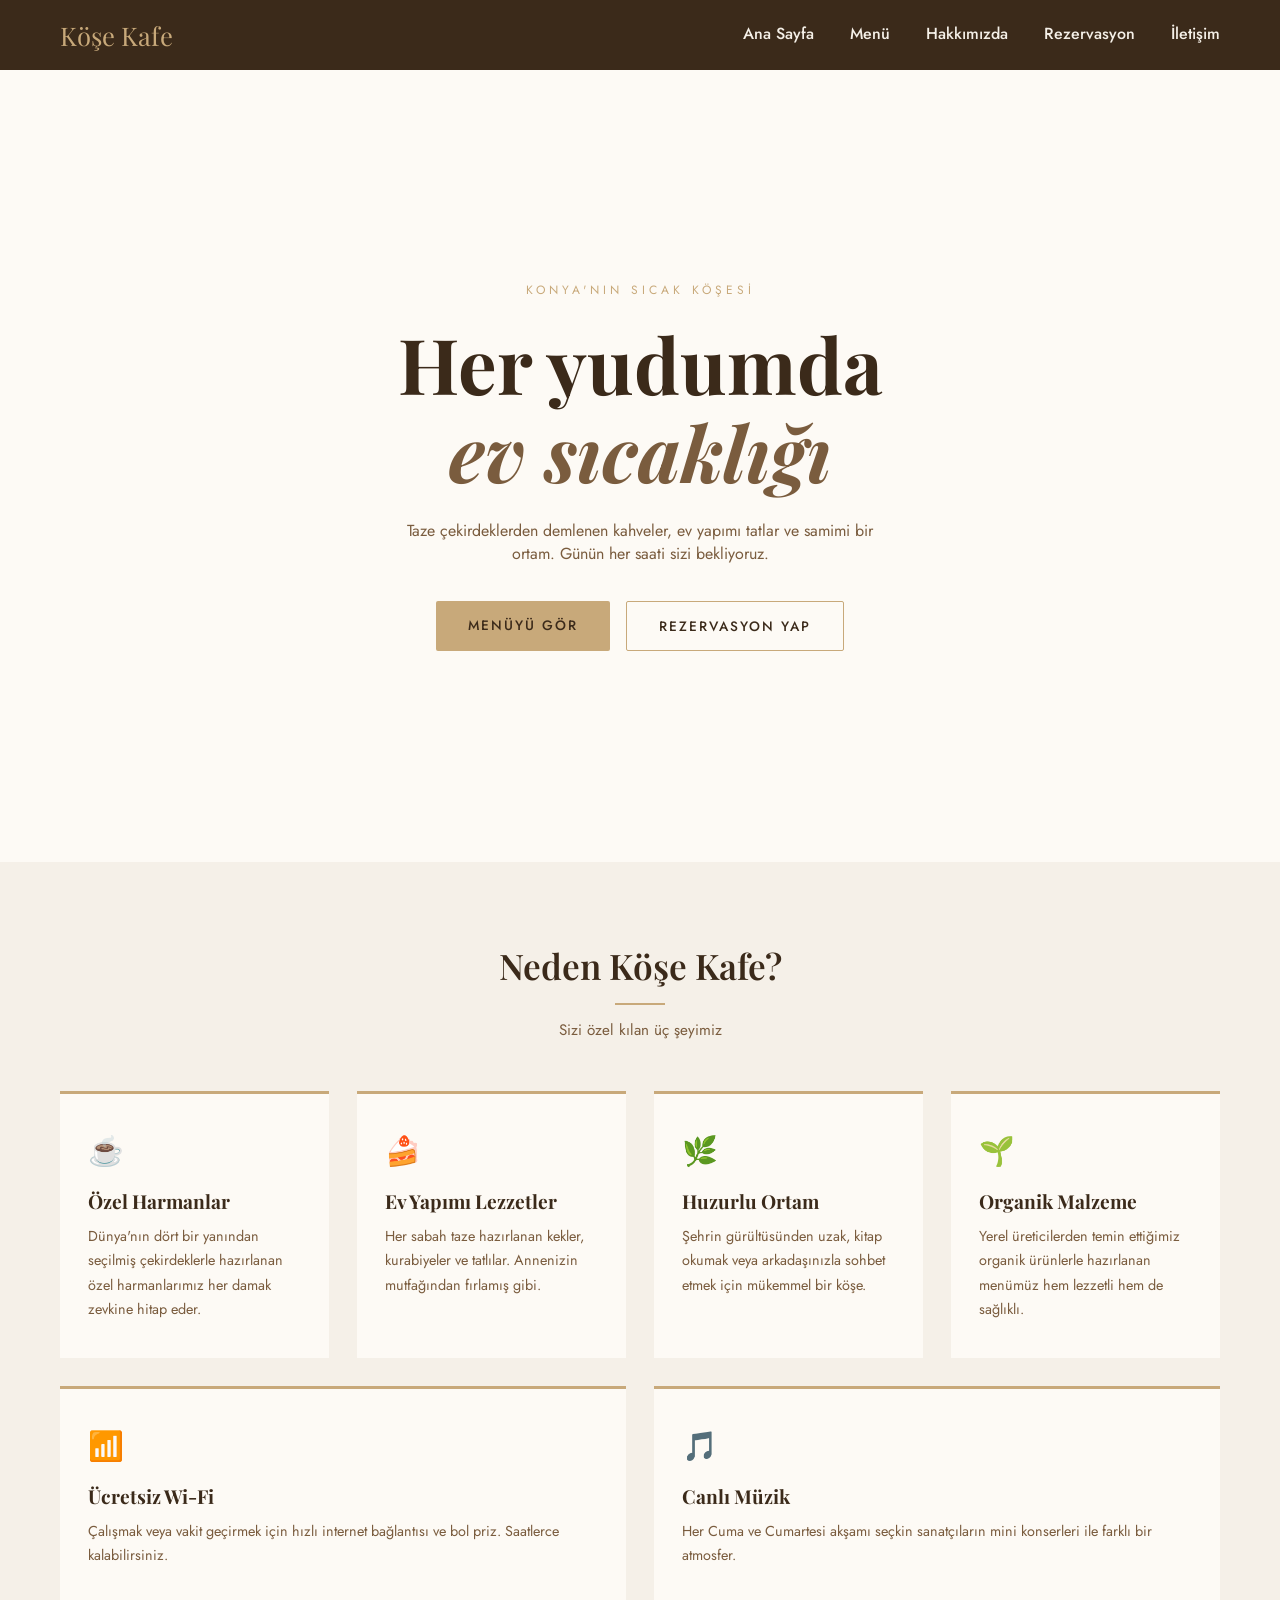
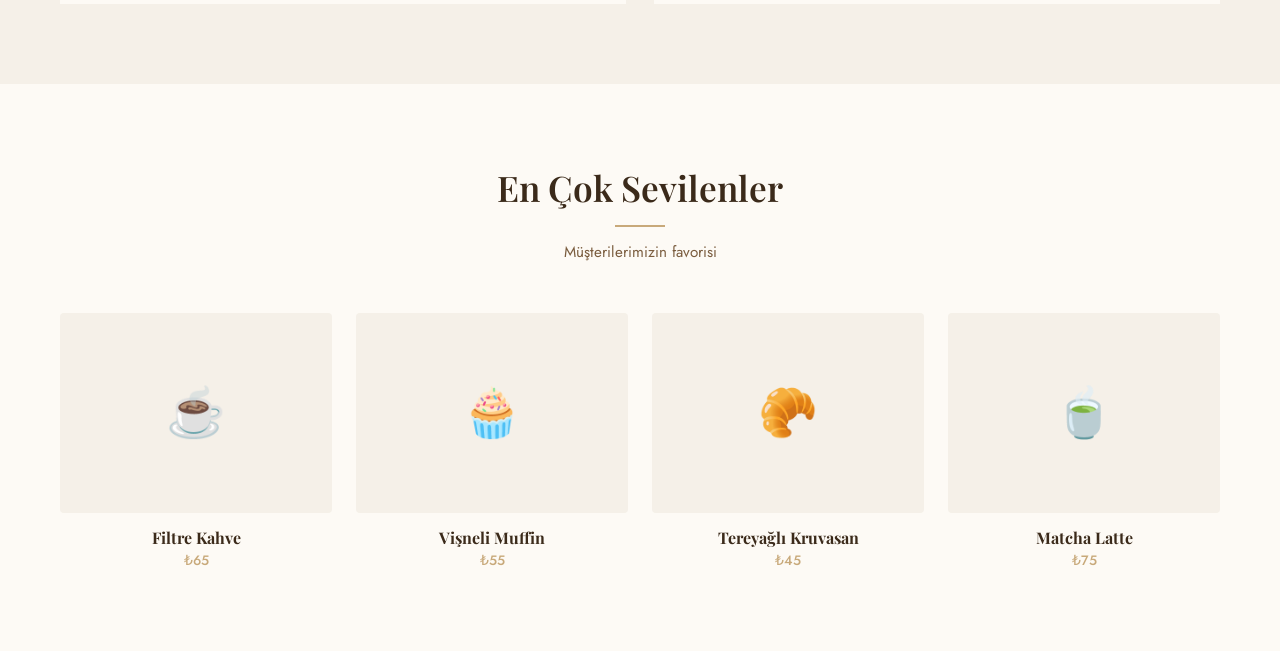
<file: index.html>
<!DOCTYPE html>
<html lang="tr">
<head>
  <meta charset="UTF-8">
  <meta name="viewport" content="width=device-width, initial-scale=1.0">
  <title>Köşe Kafe — Ana Sayfa</title>
  <link rel="stylesheet" href="style.css">
</head>
<body>

   <header class="navbar">
    <div class="logo">Köşe Kafe</div>
    <nav>
      <a href="index.html" class="aktif">Ana Sayfa</a>
      <a href="menu.html">Menü</a>
      <a href="hakkimizda.html">Hakkımızda</a>
      <a href="rezervasyon.html">Rezervasyon</a>
      <a href="iletisim.html">İletişim</a>
    </nav>
  </header>

   <section class="hero">
    <span class="hero-etiket">Konya'nın sıcak köşesi</span>
    <h1>Her yudumda<br><em>ev sıcaklığı</em></h1>
    <p>Taze çekirdeklerden demlenen kahveler, ev yapımı tatlar ve samimi bir ortam. Günün her saati sizi bekliyoruz.</p>
    <div class="hero-butonlar">
      <a href="menu.html" class="btn">Menüyü Gör</a>
      <a href="rezervasyon.html" class="btn btn-outline">Rezervasyon Yap</a>
    </div>
  </section>

   <section class="ozellikler">
    <div class="bolum-baslik">
      <h2>Neden Köşe Kafe?</h2>
      <div class="cizgi"></div>
      <p>Sizi özel kılan üç şeyimiz</p>
    </div>
    <div class="ozellik-grid">
      <div class="ozellik-kart">
        <div class="ikon">☕</div>
        <h3>Özel Harmanlar</h3>
        <p>Dünya'nın dört bir yanından seçilmiş çekirdeklerle hazırlanan özel harmanlarımız her damak zevkine hitap eder.</p>
      </div>
      <div class="ozellik-kart">
        <div class="ikon">🍰</div>
        <h3>Ev Yapımı Lezzetler</h3>
        <p>Her sabah taze hazırlanan kekler, kurabiyeler ve tatlılar. Annenizin mutfağından fırlamış gibi.</p>
      </div>
      <div class="ozellik-kart">
        <div class="ikon">🌿</div>
        <h3>Huzurlu Ortam</h3>
        <p>Şehrin gürültüsünden uzak, kitap okumak veya arkadaşınızla sohbet etmek için mükemmel bir köşe.</p>
      </div>
      <div class="ozellik-kart">
        <div class="ikon">🌱</div>
        <h3>Organik Malzeme</h3>
        <p>Yerel üreticilerden temin ettiğimiz organik ürünlerle hazırlanan menümüz hem lezzetli hem de sağlıklı.</p>
      </div>
      <div class="ozellik-kart">
        <div class="ikon">📶</div>
        <h3>Ücretsiz Wi-Fi</h3>
        <p>Çalışmak veya vakit geçirmek için hızlı internet bağlantısı ve bol priz. Saatlerce kalabilirsiniz.</p>
      </div>
      <div class="ozellik-kart">
        <div class="ikon">🎵</div>
        <h3>Canlı Müzik</h3>
        <p>Her Cuma ve Cumartesi akşamı seçkin sanatçıların mini konserleri ile farklı bir atmosfer.</p>
      </div>
    </div>
  </section>

   <section class="one-cikanlar">
    <div class="bolum-baslik">
      <h2>En Çok Sevilenler</h2>
      <div class="cizgi"></div>
      <p>Müşterilerimizin favorisi</p>
    </div>
    <div class="one-cikan-satir">
      <div class="one-cikan-kart">
        <div class="gorsel-kutu">☕</div>
        <h4>Filtre Kahve</h4>
        <span>₺65</span>
      </div>
      <div class="one-cikan-kart">
        <div class="gorsel-kutu">🧁</div>
        <h4>Vişneli Muffin</h4>
        <span>₺55</span>
      </div>
      <div class="one-cikan-kart">
        <div class="gorsel-kutu">🥐</div>
        <h4>Tereyağlı Kruvasan</h4>
        <span>₺45</span>
      </div>
      <div class="one-cikan-kart">
        <div class="gorsel-kutu">🍵</div>
        <h4>Matcha Latte</h4>
        <span>₺75</span>
      </div>
    </div>
  </section>

 
</body>
</html>
</file>
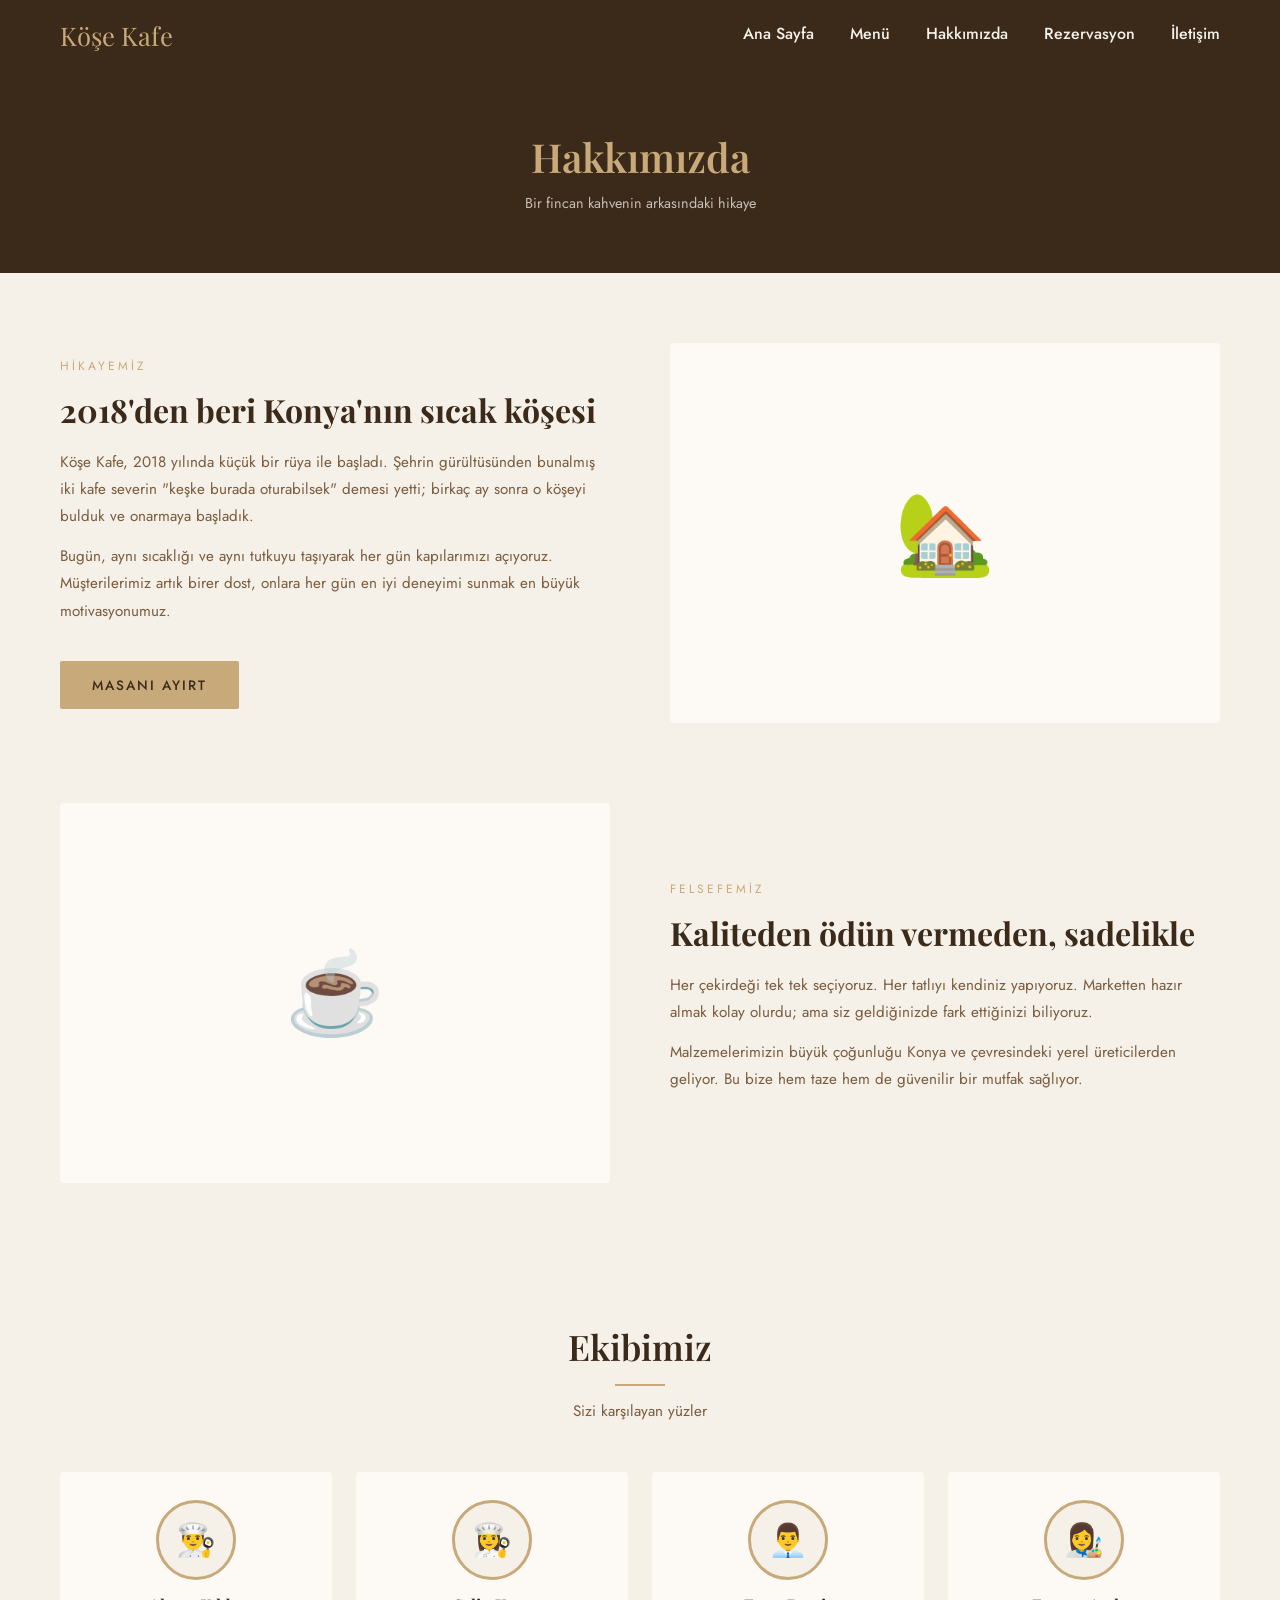
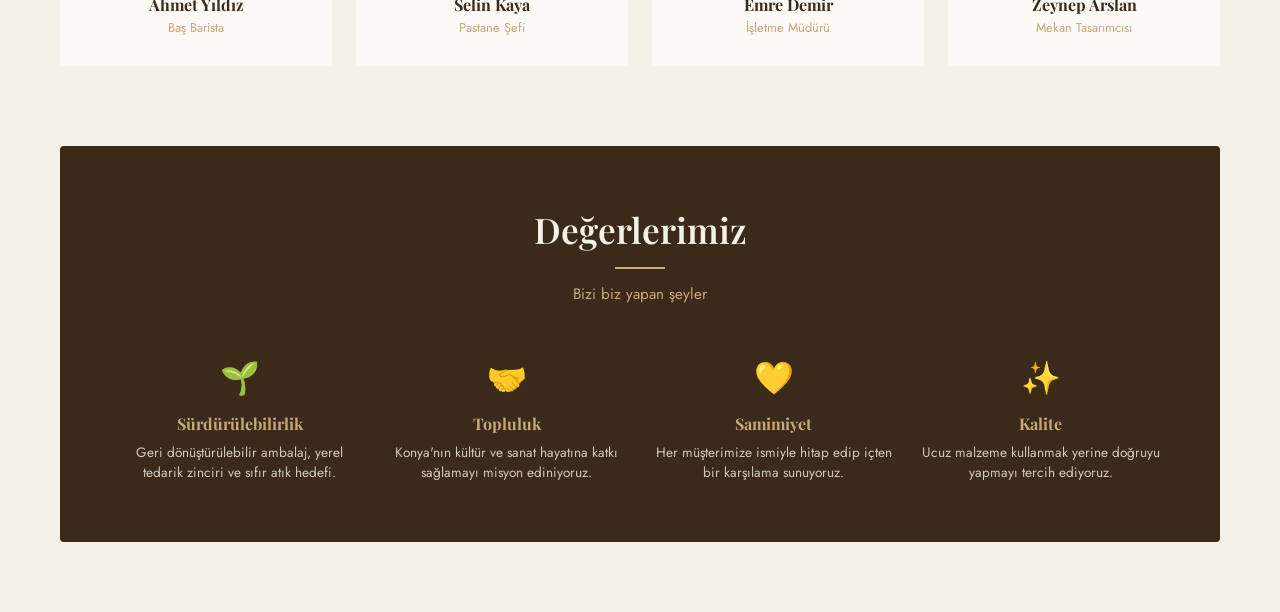
<file: hakkimizda.html>
<!DOCTYPE html>
<html lang="tr">
<head>
  <meta charset="UTF-8">
  <meta name="viewport" content="width=device-width, initial-scale=1.0">
  <title>Köşe Kafe — Hakkımızda</title>
  <link rel="stylesheet" href="style.css">
</head>
<body>

   <header class="navbar">
    <div class="logo">Köşe Kafe</div>
    <nav>
      <a href="index.html">Ana Sayfa</a>
      <a href="menu.html">Menü</a>
      <a href="hakkimizda.html" class="aktif">Hakkımızda</a>
      <a href="rezervasyon.html">Rezervasyon</a>
      <a href="iletisim.html">İletişim</a>
    </nav>
  </header>

   <div class="sayfa-hero">
    <h1>Hakkımızda</h1>
    <p>Bir fincan kahvenin arkasındaki hikaye</p>
  </div>

   <section class="hakkimizda-sayfa">

     <div class="iki-sutun">
      <div class="sutun-metin">
        <span class="etiket">Hikayemiz</span>
        <h2>2018'den beri Konya'nın sıcak köşesi</h2>
        <p>Köşe Kafe, 2018 yılında küçük bir rüya ile başladı. Şehrin gürültüsünden bunalmış iki kafe severin "keşke burada oturabilsek" demesi yetti; birkaç ay sonra o köşeyi bulduk ve onarmaya başladık.</p>
        <p>Bugün, aynı sıcaklığı ve aynı tutkuyu taşıyarak her gün kapılarımızı açıyoruz. Müşterilerimiz artık birer dost, onlara her gün en iyi deneyimi sunmak en büyük motivasyonumuz.</p>
        <a href="rezervasyon.html" class="btn" style="margin-top: 24px;">Masanı Ayırt</a>
      </div>
      <div class="sutun-gorsel">🏡</div>
    </div>

     <div class="iki-sutun ters">
      <div class="sutun-metin">
        <span class="etiket">Felsefemiz</span>
        <h2>Kaliteden ödün vermeden, sadelikle</h2>
        <p>Her çekirdeği tek tek seçiyoruz. Her tatlıyı kendiniz yapıyoruz. Marketten hazır almak kolay olurdu; ama siz geldiğinizde fark ettiğinizi biliyoruz.</p>
        <p>Malzemelerimizin büyük çoğunluğu Konya ve çevresindeki yerel üreticilerden geliyor. Bu bize hem taze hem de güvenilir bir mutfak sağlıyor.</p>
      </div>
      <div class="sutun-gorsel">☕</div>
    </div>

     <div class="sefler">
      <div class="bolum-baslik">
        <h2>Ekibimiz</h2>
        <div class="cizgi"></div>
        <p>Sizi karşılayan yüzler</p>
      </div>
      <div class="sef-grid">
        <div class="sef-kart">
          <div class="sef-foto">👨‍🍳</div>
          <h4>Ahmet Yıldız</h4>
          <span>Baş Barista</span>
        </div>
        <div class="sef-kart">
          <div class="sef-foto">👩‍🍳</div>
          <h4>Selin Kaya</h4>
          <span>Pastane Şefi</span>
        </div>
        <div class="sef-kart">
          <div class="sef-foto">👨‍💼</div>
          <h4>Emre Demir</h4>
          <span>İşletme Müdürü</span>
        </div>
        <div class="sef-kart">
          <div class="sef-foto">👩‍🎨</div>
          <h4>Zeynep Arslan</h4>
          <span>Mekan Tasarımcısı</span>
        </div>
      </div>
    </div>

    <!-- Değerler bölümü -->
    <div class="degerler">
      <div class="bolum-baslik">
        <h2>Değerlerimiz</h2>
        <div class="cizgi"></div>
        <p>Bizi biz yapan şeyler</p>
      </div>
      <div class="deger-grid">
        <div class="deger-kart">
          <div class="ikon">🌱</div>
          <h4>Sürdürülebilirlik</h4>
          <p>Geri dönüştürülebilir ambalaj, yerel tedarik zinciri ve sıfır atık hedefi.</p>
        </div>
        <div class="deger-kart">
          <div class="ikon">🤝</div>
          <h4>Topluluk</h4>
          <p>Konya'nın kültür ve sanat hayatına katkı sağlamayı misyon ediniyoruz.</p>
        </div>
        <div class="deger-kart">
          <div class="ikon">💛</div>
          <h4>Samimiyet</h4>
          <p>Her müşterimize ismiyle hitap edip içten bir karşılama sunuyoruz.</p>
        </div>
        <div class="deger-kart">
          <div class="ikon">✨</div>
          <h4>Kalite</h4>
          <p>Ucuz malzeme kullanmak yerine doğruyu yapmayı tercih ediyoruz.</p>
        </div>
      </div>
    </div>

  </section>

  

</body>
</html>
</file>
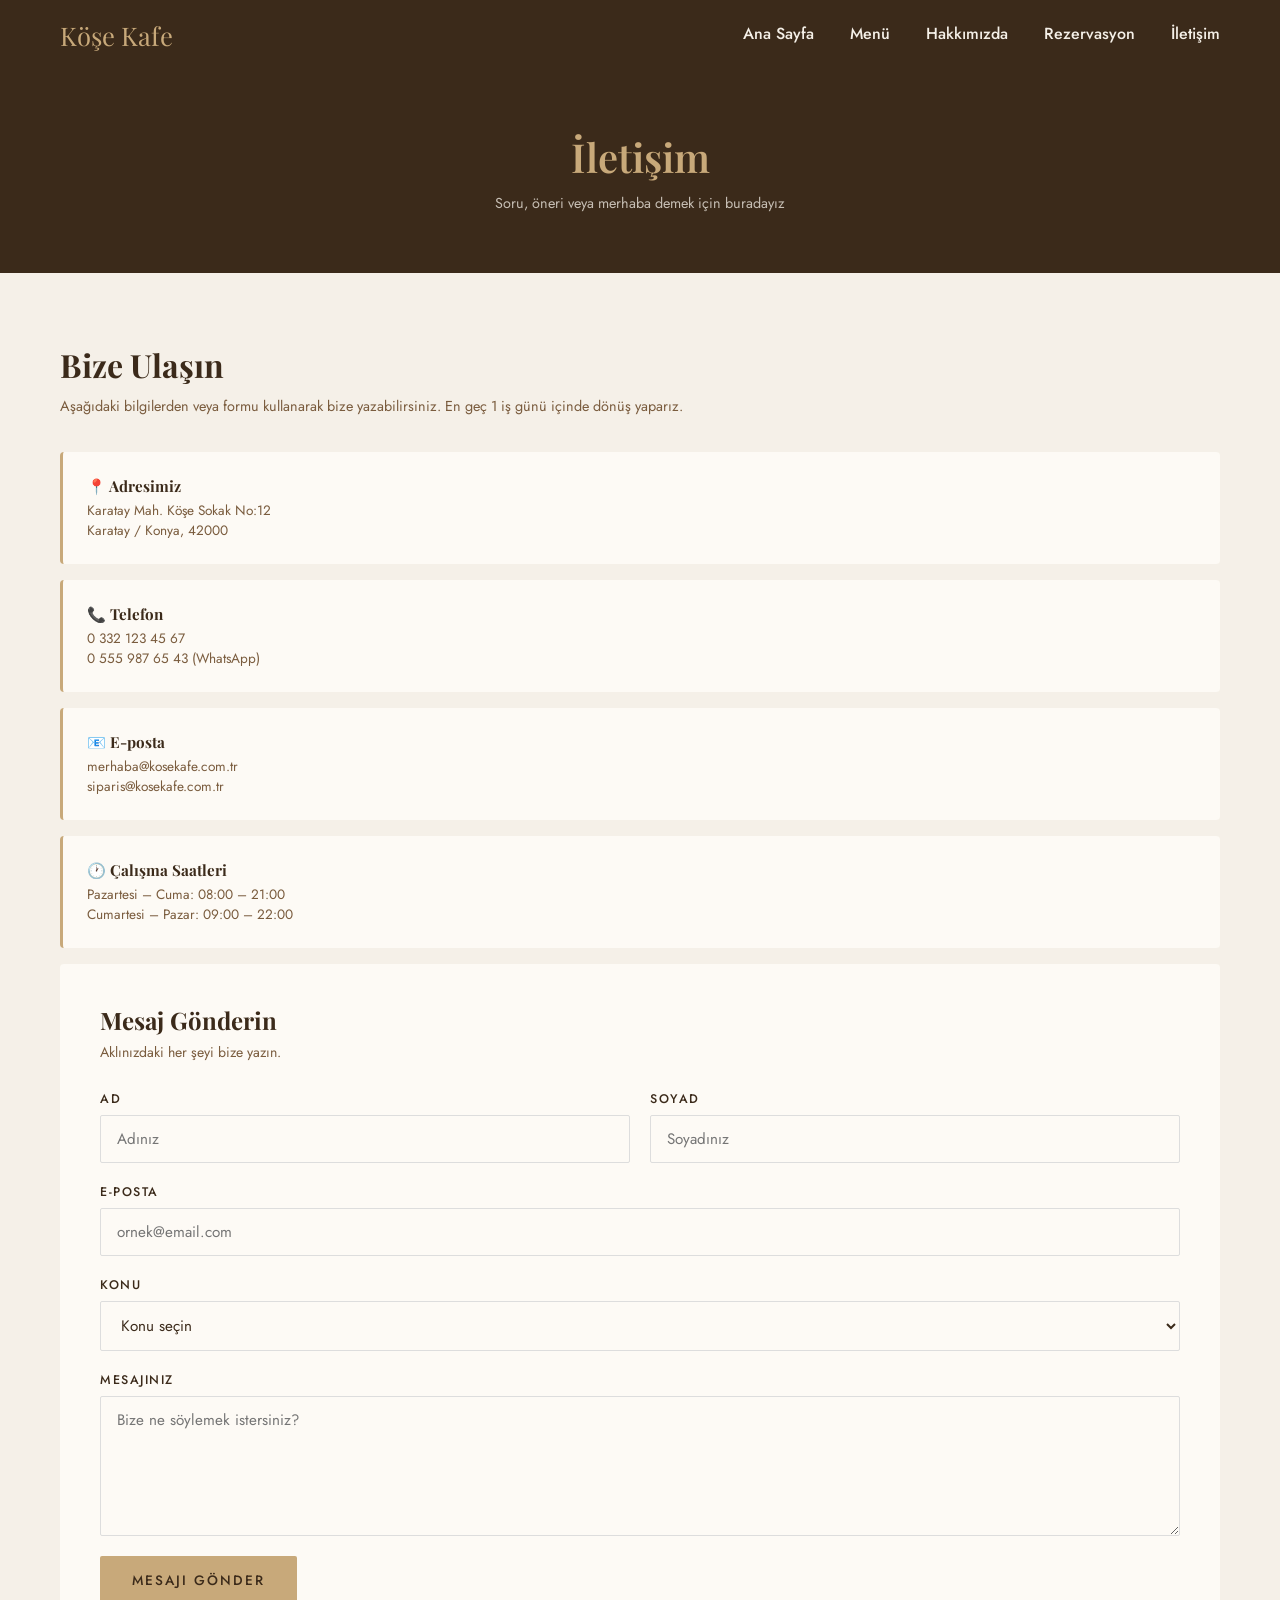
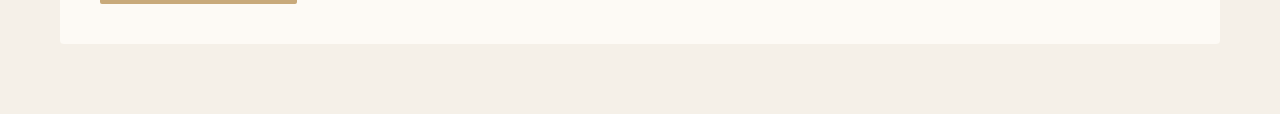
<file: iletisim.html>
<!DOCTYPE html>
<html lang="tr">
<head>
  <meta charset="UTF-8">
  <meta name="viewport" content="width=device-width, initial-scale=1.0">
  <title>Köşe Kafe — İletişim</title>
  <link rel="stylesheet" href="style.css">
</head>
<body>

   <header class="navbar">
    <div class="logo">Köşe Kafe</div>
    <nav>
      <a href="index.html">Ana Sayfa</a>
      <a href="menu.html">Menü</a>
      <a href="hakkimizda.html">Hakkımızda</a>
      <a href="rezervasyon.html">Rezervasyon</a>
      <a href="iletisim.html" class="aktif">İletişim</a>
    </nav>
  </header>

   <div class="sayfa-hero">
    <h1>İletişim</h1>
    <p>Soru, öneri veya merhaba demek için buradayız</p>
  </div>

   <section class="iletisim-sayfa">
    <div class="iletisim-wrapper">

       <div class="iletisim-sol">
        <h2>Bize Ulaşın</h2>
        <p>Aşağıdaki bilgilerden veya formu kullanarak bize yazabilirsiniz. En geç 1 iş günü içinde dönüş yaparız.</p>

        <div class="bilgi-kutu">
          <h4>📍 Adresimiz</h4>
          <p>Karatay Mah. Köşe Sokak No:12<br>Karatay / Konya, 42000</p>
        </div>

        <div class="bilgi-kutu">
          <h4>📞 Telefon</h4>
          <p>0 332 123 45 67<br>0 555 987 65 43 (WhatsApp)</p>
        </div>

        <div class="bilgi-kutu">
          <h4>📧 E-posta</h4>
          <p>merhaba@kosekafe.com.tr<br>siparis@kosekafe.com.tr</p>
        </div>

        <div class="bilgi-kutu">
          <h4>🕐 Çalışma Saatleri</h4>
          <p>
            Pazartesi – Cuma: 08:00 – 21:00<br>
            Cumartesi – Pazar: 09:00 – 22:00
          </p>
        </div>

      

       <div class="iletisim-form">
        <h3>Mesaj Gönderin</h3>
        <p>Aklınızdaki her şeyi bize yazın.</p>

        <form action="#" method="post">

          <div class="form-satir">
            <div class="form-grup">
              <label for="ad-i">Ad</label>
              <input type="text" id="ad-i" name="ad" placeholder="Adınız" required>
            </div>
            <div class="form-grup">
              <label for="soyad-i">Soyad</label>
              <input type="text" id="soyad-i" name="soyad" placeholder="Soyadınız" required>
            </div>
          </div>

          <div class="form-tek">
            <div class="form-grup">
              <label for="eposta-i">E-posta</label>
              <input type="email" id="eposta-i" name="eposta" placeholder="ornek@email.com" required>
            </div>
          </div>

          <div class="form-tek">
            <div class="form-grup">
              <label for="konu">Konu</label>
              <select id="konu" name="konu" required>
                <option value="">Konu seçin</option>
                <option value="genel">Genel Bilgi</option>
                <option value="rezervasyon">Rezervasyon</option>
                <option value="sikayet">Şikayet / Geri Bildirim</option>
                <option value="isbirligi">İşbirliği</option>
                <option value="diger">Diğer</option>
              </select>
            </div>
          </div>

          <div class="form-tek">
            <div class="form-grup">
              <label for="mesaj">Mesajınız</label>
              <textarea id="mesaj" name="mesaj" placeholder="Bize ne söylemek istersiniz?" style="min-height: 140px;" required></textarea>
            </div>
          </div>

          <button type="submit" class="btn">Mesajı Gönder</button>

          <div class="basari-mesaji" id="basari-iletisim">
            ✅ Mesajınız iletildi. En kısa sürede size döneceğiz.
          </div>

        </form>
      </div>

    </div>
  </section>
 
</body>
</html>
</file>
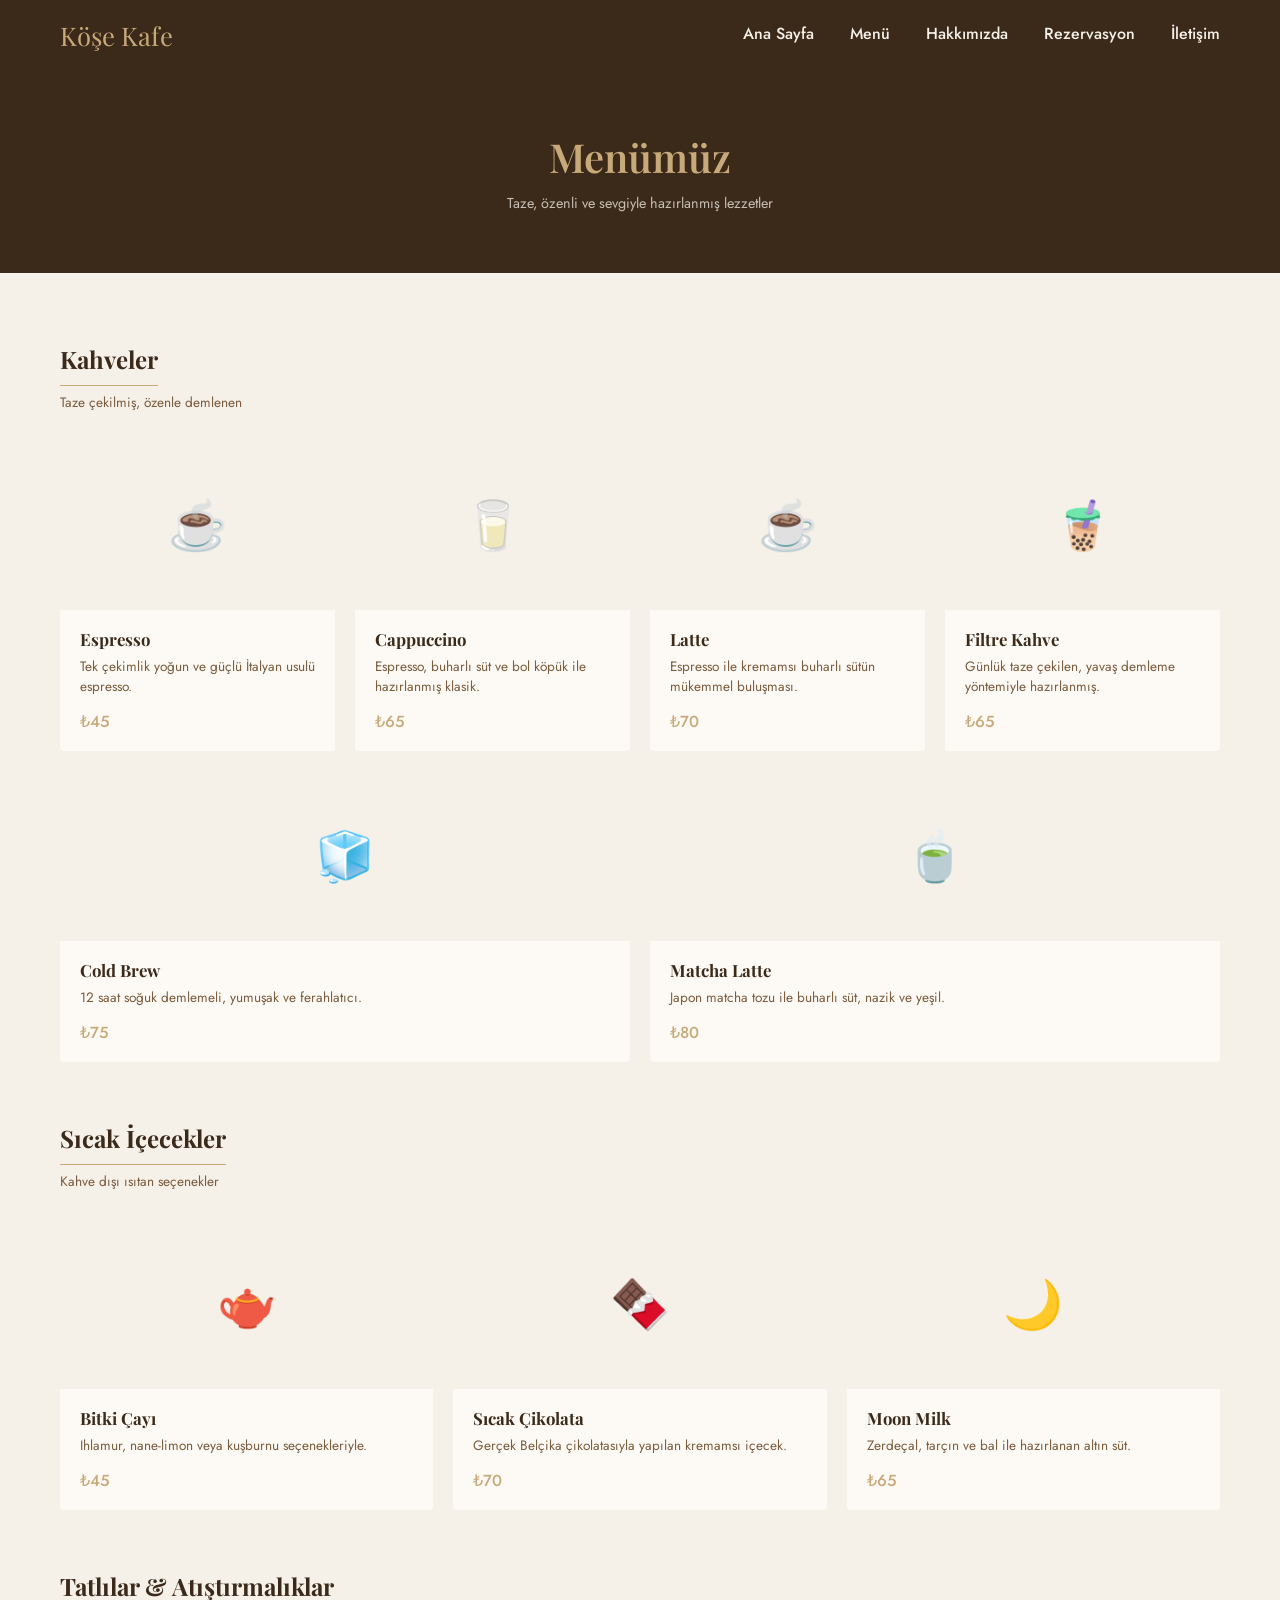
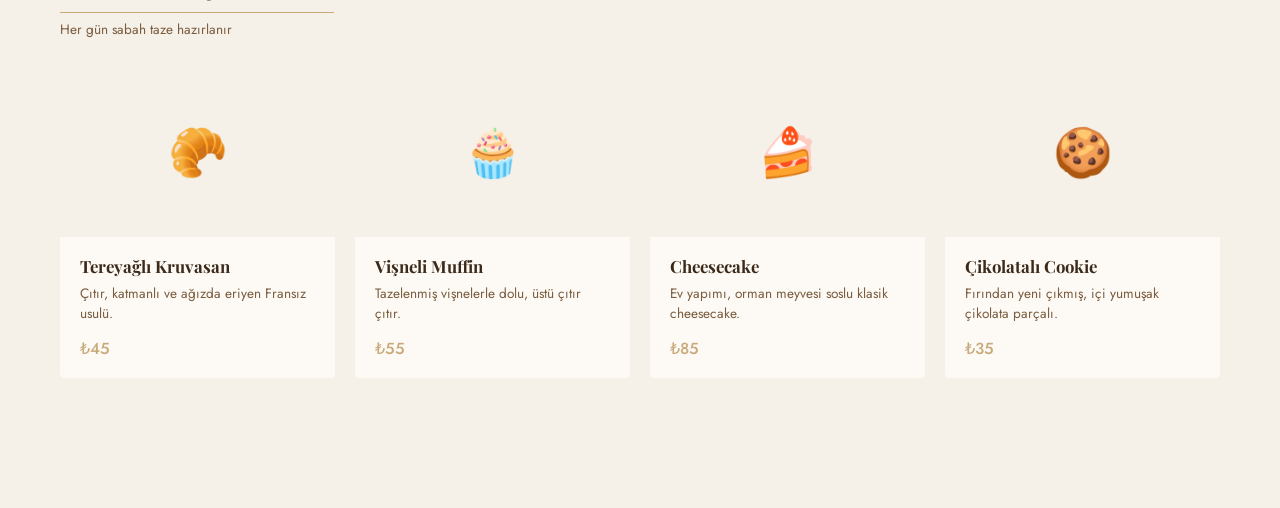
<file: menu.html>
<!DOCTYPE html>
<html lang="tr">
<head>
  <meta charset="UTF-8">
  <meta name="viewport" content="width=device-width, initial-scale=1.0">
  <title>Köşe Kafe — Menü</title>
  <link rel="stylesheet" href="style.css">
</head>
<body>

   <header class="navbar">
    <div class="logo">Köşe Kafe</div>
    <nav>
      <a href="index.html">Ana Sayfa</a>
      <a href="menu.html" class="aktif">Menü</a>
      <a href="hakkimizda.html">Hakkımızda</a>
      <a href="rezervasyon.html">Rezervasyon</a>
      <a href="iletisim.html">İletişim</a>
    </nav>
  </header>

   <div class="sayfa-hero">
    <h1>Menümüz</h1>
    <p>Taze, özenli ve sevgiyle hazırlanmış lezzetler</p>
  </div>

   <section class="menu-sayfa">

     <div class="menu-kategori">
      <h3>Kahveler</h3>
      <p>Taze çekilmiş, özenle demlenen</p>
      <div class="menu-grid">
        <div class="menu-kart">
          <div class="gorsel">☕</div>
          <div class="icerik">
            <div>
              <h4>Espresso</h4>
              <p>Tek çekimlik yoğun ve güçlü İtalyan usulü espresso.</p>
            </div>
            <div class="fiyat">₺45</div>
          </div>
        </div>
        <div class="menu-kart">
          <div class="gorsel">🥛</div>
          <div class="icerik">
            <div>
              <h4>Cappuccino</h4>
              <p>Espresso, buharlı süt ve bol köpük ile hazırlanmış klasik.</p>
            </div>
            <div class="fiyat">₺65</div>
          </div>
        </div>
        <div class="menu-kart">
          <div class="gorsel">☕</div>
          <div class="icerik">
            <div>
              <h4>Latte</h4>
              <p>Espresso ile kremamsı buharlı sütün mükemmel buluşması.</p>
            </div>
            <div class="fiyat">₺70</div>
          </div>
        </div>
        <div class="menu-kart">
          <div class="gorsel">🧋</div>
          <div class="icerik">
            <div>
              <h4>Filtre Kahve</h4>
              <p>Günlük taze çekilen, yavaş demleme yöntemiyle hazırlanmış.</p>
            </div>
            <div class="fiyat">₺65</div>
          </div>
        </div>
        <div class="menu-kart">
          <div class="gorsel">🧊</div>
          <div class="icerik">
            <div>
              <h4>Cold Brew</h4>
              <p>12 saat soğuk demlemeli, yumuşak ve ferahlatıcı.</p>
            </div>
            <div class="fiyat">₺75</div>
          </div>
        </div>
        <div class="menu-kart">
          <div class="gorsel">🍵</div>
          <div class="icerik">
            <div>
              <h4>Matcha Latte</h4>
              <p>Japon matcha tozu ile buharlı süt, nazik ve yeşil.</p>
            </div>
            <div class="fiyat">₺80</div>
          </div>
        </div>
      </div>
    </div>

     <div class="menu-kategori">
      <h3>Sıcak İçecekler</h3>
      <p>Kahve dışı ısıtan seçenekler</p>
      <div class="menu-grid">
        <div class="menu-kart">
          <div class="gorsel">🫖</div>
          <div class="icerik">
            <div>
              <h4>Bitki Çayı</h4>
              <p>Ihlamur, nane-limon veya kuşburnu seçenekleriyle.</p>
            </div>
            <div class="fiyat">₺45</div>
          </div>
        </div>
        <div class="menu-kart">
          <div class="gorsel">🍫</div>
          <div class="icerik">
            <div>
              <h4>Sıcak Çikolata</h4>
              <p>Gerçek Belçika çikolatasıyla yapılan kremamsı içecek.</p>
            </div>
            <div class="fiyat">₺70</div>
          </div>
        </div>
        <div class="menu-kart">
          <div class="gorsel">🌙</div>
          <div class="icerik">
            <div>
              <h4>Moon Milk</h4>
              <p>Zerdeçal, tarçın ve bal ile hazırlanan altın süt.</p>
            </div>
            <div class="fiyat">₺65</div>
          </div>
        </div>
      </div>
    </div>

     <div class="menu-kategori">
      <h3>Tatlılar & Atıştırmalıklar</h3>
      <p>Her gün sabah taze hazırlanır</p>
      <div class="menu-grid">
        <div class="menu-kart">
          <div class="gorsel">🥐</div>
          <div class="icerik">
            <div>
              <h4>Tereyağlı Kruvasan</h4>
              <p>Çıtır, katmanlı ve ağızda eriyen Fransız usulü.</p>
            </div>
            <div class="fiyat">₺45</div>
          </div>
        </div>
        <div class="menu-kart">
          <div class="gorsel">🧁</div>
          <div class="icerik">
            <div>
              <h4>Vişneli Muffin</h4>
              <p>Tazelenmiş vişnelerle dolu, üstü çıtır çıtır.</p>
            </div>
            <div class="fiyat">₺55</div>
          </div>
        </div>
        <div class="menu-kart">
          <div class="gorsel">🍰</div>
          <div class="icerik">
            <div>
              <h4>Cheesecake</h4>
              <p>Ev yapımı, orman meyvesi soslu klasik cheesecake.</p>
            </div>
            <div class="fiyat">₺85</div>
          </div>
        </div>
        <div class="menu-kart">
          <div class="gorsel">🍪</div>
          <div class="icerik">
            <div>
              <h4>Çikolatalı Cookie</h4>
              <p>Fırından yeni çıkmış, içi yumuşak çikolata parçalı.</p>
            </div>
            <div class="fiyat">₺35</div>
          </div>
        </div>
      </div>
    </div>

  </section>

  

</body>
</html>
</file>
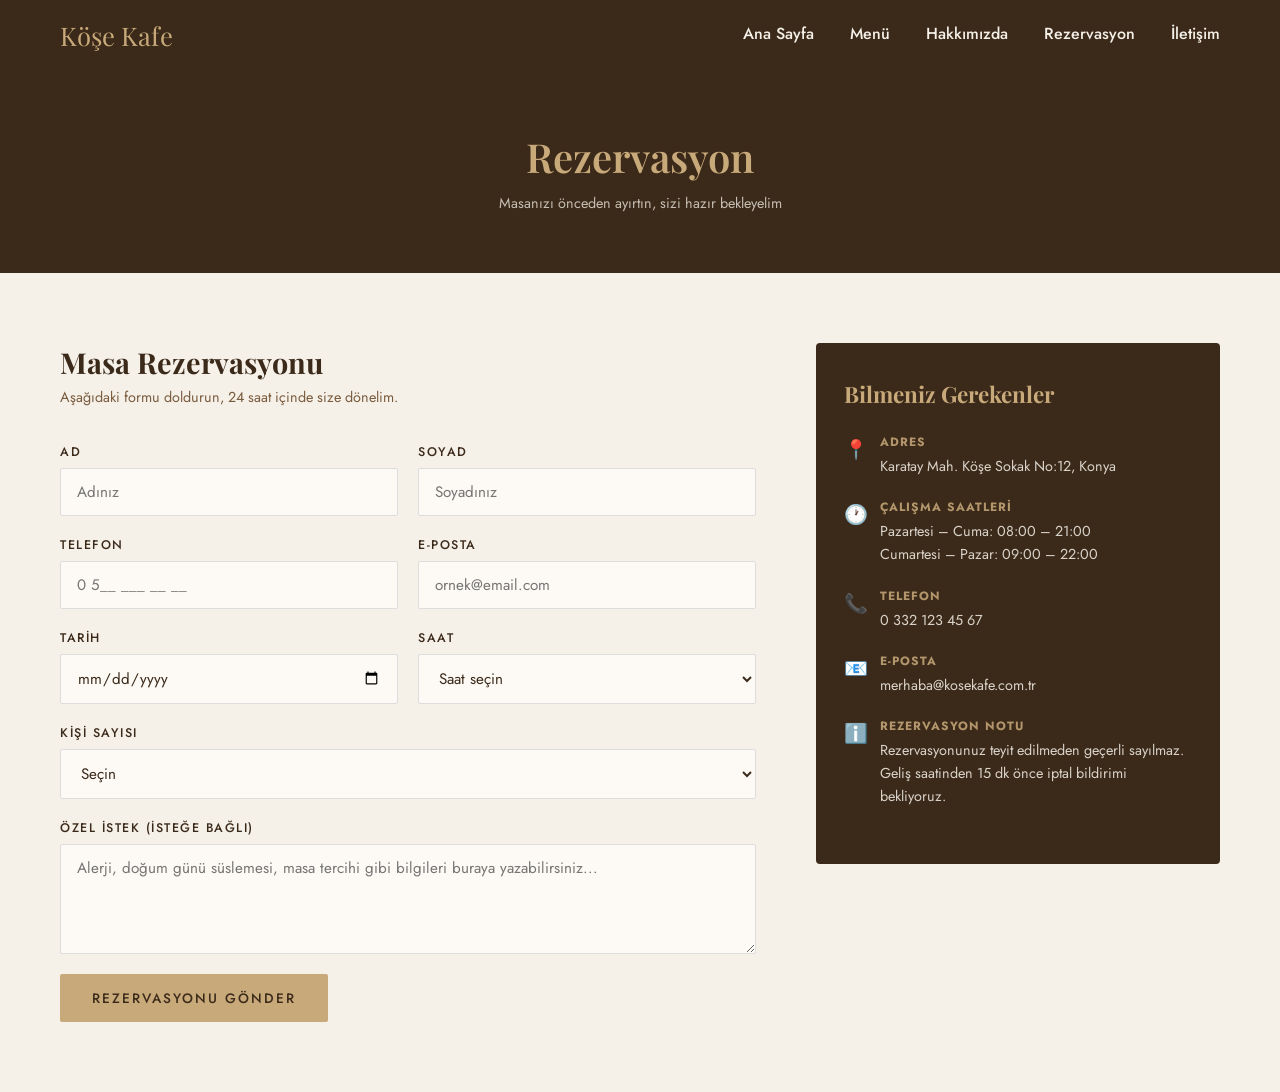
<file: rezervasyon.html>
<!DOCTYPE html>
<html lang="tr">
<head>
  <meta charset="UTF-8">
  <meta name="viewport" content="width=device-width, initial-scale=1.0">
  <title>Köşe Kafe — Rezervasyon</title>
  <link rel="stylesheet" href="style.css">
</head>
<body>

   <header class="navbar">
    <div class="logo">Köşe Kafe</div>
    <nav>
      <a href="index.html">Ana Sayfa</a>
      <a href="menu.html">Menü</a>
      <a href="hakkimizda.html">Hakkımızda</a>
      <a href="rezervasyon.html" class="aktif">Rezervasyon</a>
      <a href="iletisim.html">İletişim</a>
    </nav>
  </header>

   <div class="sayfa-hero">
    <h1>Rezervasyon</h1>
    <p>Masanızı önceden ayırtın, sizi hazır bekleyelim</p>
  </div>

   <section class="rezervasyon-sayfa">
    <div class="rezervasyon-wrapper">

       <div class="rezervasyon-form-bolum">
        <h2 class="form-baslik">Masa Rezervasyonu</h2>
        <p class="form-aciklama">Aşağıdaki formu doldurun, 24 saat içinde size dönelim.</p>

        <form action="#" method="post">

          <div class="form-satir">
            <div class="form-grup">
              <label for="ad">Ad</label>
              <input type="text" id="ad" name="ad" placeholder="Adınız" required>
            </div>
            <div class="form-grup">
              <label for="soyad">Soyad</label>
              <input type="text" id="soyad" name="soyad" placeholder="Soyadınız" required>
            </div>
          </div>

          <div class="form-satir">
            <div class="form-grup">
              <label for="telefon">Telefon</label>
              <input type="tel" id="telefon" name="telefon" placeholder="0 5__ ___ __ __" required>
            </div>
            <div class="form-grup">
              <label for="eposta">E-posta</label>
              <input type="email" id="eposta" name="eposta" placeholder="ornek@email.com" required>
            </div>
          </div>

          <div class="form-satir">
            <div class="form-grup">
              <label for="tarih">Tarih</label>
              <input type="date" id="tarih" name="tarih" required>
            </div>
            <div class="form-grup">
              <label for="saat">Saat</label>
              <select id="saat" name="saat" required>
                <option value="">Saat seçin</option>
                <option value="09:00">09:00</option>
                <option value="10:00">10:00</option>
                <option value="11:00">11:00</option>
                <option value="12:00">12:00</option>
                <option value="13:00">13:00</option>
                <option value="14:00">14:00</option>
                <option value="15:00">15:00</option>
                <option value="16:00">16:00</option>
                <option value="17:00">17:00</option>
                <option value="18:00">18:00</option>
                <option value="19:00">19:00</option>
                <option value="20:00">20:00</option>
              </select>
            </div>
          </div>

          <div class="form-tek">
            <div class="form-grup">
              <label for="kisi">Kişi Sayısı</label>
              <select id="kisi" name="kisi" required>
                <option value="">Seçin</option>
                <option value="1">1 Kişi</option>
                <option value="2">2 Kişi</option>
                <option value="3">3 Kişi</option>
                <option value="4">4 Kişi</option>
                <option value="5-6">5–6 Kişi</option>
                <option value="7+">7 ve üzeri</option>
              </select>
            </div>
          </div>

          <div class="form-tek">
            <div class="form-grup">
              <label for="istek">Özel İstek (İsteğe Bağlı)</label>
              <textarea id="istek" name="istek" placeholder="Alerji, doğum günü süslemesi, masa tercihi gibi bilgileri buraya yazabilirsiniz..."></textarea>
            </div>
          </div>

          <button type="submit" class="btn">Rezervasyonu Gönder</button>

          <div class="basari-mesaji" id="basari">
            ✅ Rezervasyon talebiniz alındı. En kısa sürede sizinle iletişime geçeceğiz.
          </div>

        </form>
      </div>

       <aside class="rezervasyon-bilgi">
        <h3>Bilmeniz Gerekenler</h3>

        <div class="bilgi-satir">
          <div class="ikon">📍</div>
          <p>
            <strong>Adres</strong>
            Karatay Mah. Köşe Sokak No:12, Konya
          </p>
        </div>

        <div class="bilgi-satir">
          <div class="ikon">🕐</div>
          <p>
            <strong>Çalışma Saatleri</strong>
            Pazartesi – Cuma: 08:00 – 21:00<br>
            Cumartesi – Pazar: 09:00 – 22:00
          </p>
        </div>

        <div class="bilgi-satir">
          <div class="ikon">📞</div>
          <p>
            <strong>Telefon</strong>
            0 332 123 45 67
          </p>
        </div>

        <div class="bilgi-satir">
          <div class="ikon">📧</div>
          <p>
            <strong>E-posta</strong>
            merhaba@kosekafe.com.tr
          </p>
        </div>

        <div class="bilgi-satir">
          <div class="ikon">ℹ️</div>
          <p>
            <strong>Rezervasyon Notu</strong>
            Rezervasyonunuz teyit edilmeden geçerli sayılmaz. Geliş saatinden 15 dk önce iptal bildirimi bekliyoruz.
          </p>
        </div>
      </aside>

    </div>
  </section>

 
</body>
</html>
</file>
<file: style.css>
@import url('https://fonts.googleapis.com/css2?family=Playfair+Display:ital,wght@0,400;0,600;0,700;1,400&family=Jost:wght@300;400;500&display=swap');

 :root {
  --font-baslik: 'Playfair Display', serif;
  --font-metin: 'Jost', sans-serif;
}
/* krem: #f5f0e8;
  kahve: #3b2a1a;
  orta: #7a5c3e;
  acik: #c8a97a;
  beyaz: #fdfaf5;*/
 * {
  margin: 0;
  padding: 0;
  box-sizing: border-box;
}

body {
  background-color:#f5f0e8;
  color: #3b2a1a;
  font-family: var(--font-metin);
  font-weight: 400;
}

img {
  width: 100%;
  display: block;
  border-radius: 4px;
}

a {
  text-decoration: none;
  color: yellow;
}

 .navbar {
  background-color: #3b2a1a;
  display: flex;
  justify-content: space-between;
  align-items: center;
  padding: 18px 60px;
  position: sticky;
  top: 0;
  z-index: 100;
}

.navbar .logo {
  font-family: var(--font-baslik);
  font-size: 1.6rem;
  color: #c8a97a;
 }

.navbar nav {
  display: flex;
  gap: 36px;
}

.navbar nav a {
  color:#f5f0e8;
  font-size: 45x;
  font-weight: 500;
  text-transform: none;
  padding-bottom: 3px;
  border-bottom: 1px solid transparent;
  transition: border-color 0.2s, color 0.2s;
}

.navbar nav a:hover{
  color: #c8a97a;
  border-bottom-color: #c8a97a;
}
 

 
 .bolum-baslik {
  text-align: center;
  margin-bottom: 50px;
}

.bolum-baslik h2 {
  font-family: var(--font-baslik);
  font-size: 2.2rem;
  font-weight: 600;
  color: #3b2a1a;
}

.bolum-baslik .cizgi {
  width: 50px;
  height: 2px;
  background-color: #c8a97a;
  margin: 14px auto 0;
}

.bolum-baslik p {
  margin-top: 14px;
  color: #7a5c3e;
  font-size: 0.95rem;
}

 .btn {
  display: inline-block;
  background-color: #c8a97a;
  color: #3b2a1a;
  font-family: var(--font-metin);
  font-weight: 500;
  font-size: 0.85rem;
  letter-spacing: 2px;
  text-transform: uppercase;
  padding: 14px 32px;
  border: none;
  cursor: pointer;
  border-radius: 2px;
  transition: background-color 0.2s, transform 0.1s;
}

.btn:hover {
  background-color: #7a5c3e;
  color:  #fdfaf5;
}

.btn:active {
  transform: scale(0.98);
}

.btn-outline {
  background-color: transparent;
  border: 1.5px solid #c8a97a;
  color: #3b2a1a;
}

.btn-outline:hover {
  background-color: #c8a97a;
}

 

 
.hero {
  display: flex;
  flex-direction: column;
  align-items: center;
  justify-content: center;
  text-align: center;
  min-height: 88vh;
  padding: 60px 40px;
  background-color:  #fdfaf5;
  position: relative;
}

.hero-etiket {
  font-size: 0.75rem;
  letter-spacing: 4px;
  text-transform: uppercase;
  color: #c8a97a;
  margin-bottom: 20px;
}

.hero h1 {
  font-family: var(--font-baslik);
  font-size: clamp(2.8rem, 6vw, 5rem);
  font-weight: 700;
  line-height: 1.15;
  color: #3b2a1a;
  max-width: 700px;
  margin-bottom: 24px;
}

.hero h1 em {
  font-style: italic;
  color: #7a5c3e;
}

.hero p {
  max-width: 480px;
  color: #7a5c3e;
  font-size: 1rem;
  margin-bottom: 36px;
}

.hero-butonlar {
  display: flex;
  gap: 16px;
  flex-wrap: wrap;
  justify-content: center;
}

/* Özellik kartları */
.ozellikler {
  padding: 80px 60px;
}

.ozellik-grid {
  display: flex;
  flex-wrap: wrap;
  gap: 28px;
}

.ozellik-kart {
  flex: 1 1 250px;
  background-color:  #fdfaf5;
  padding: 36px 28px;
  border-top: 3px solid #c8a97a;
}

.ozellik-kart .ikon {
  font-size: 1.8rem;
  margin-bottom: 16px;
}

.ozellik-kart h3 {
  font-family: var(--font-baslik);
  font-size: 1.2rem;
  margin-bottom: 10px;
  color: #3b2a1a;
}

.ozellik-kart p {
  font-size: 0.9rem;
  color: #7a5c3e;
  line-height: 1.7;
}

 .one-cikanlar {
  padding: 80px 60px;
  background-color:  #fdfaf5;
}

.one-cikan-satir {
  display: flex;
  gap: 24px;
  flex-wrap: wrap;
}

.one-cikan-kart {
  flex: 1 1 200px;
  text-align: center;
}

.one-cikan-kart .gorsel-kutu {
  height: 200px;
  background-color:#f5f0e8;
  border-radius: 4px;
  margin-bottom: 14px;
  display: flex;
  align-items: center;
  justify-content: center;
  font-size: 3rem;
}

.one-cikan-kart h4 {
  font-family: var(--font-baslik);
  font-size: 1rem;
  color: #3b2a1a;
}

.one-cikan-kart span {
  font-size: 0.85rem;
  color: #c8a97a;
  font-weight: 500;
}

 

.menu-sayfa {
  padding: 70px 60px;
}

.menu-kategori {
  margin-bottom: 60px;
}

.menu-kategori h3 {
  font-family: var(--font-baslik);
  font-size: 1.5rem;
  color: #3b2a1a;
  margin-bottom: 6px;
  border-bottom: 1px solid #c8a97a;
  padding-bottom: 10px;
  display: inline-block;
}

.menu-kategori > p {
  color: #7a5c3e;
  font-size: 0.85rem;
  margin-bottom: 28px;
}

.menu-grid {
  display: flex;
  flex-wrap: wrap;
  gap: 20px;
}

.menu-kart {
  flex: 1 1 260px;
  background-color:  #fdfaf5;
  border-radius: 4px;
  overflow: hidden;
  display: flex;
  flex-direction: column;
}

.menu-kart .gorsel {
  height: 170px;
  background-color:#f5f0e8;
  display: flex;
  align-items: center;
  justify-content: center;
  font-size: 3rem;
}

.menu-kart .icerik {
  padding: 18px 20px;
  flex: 1;
  display: flex;
  flex-direction: column;
  justify-content: space-between;
}

.menu-kart h4 {
  font-family: var(--font-baslik);
  font-size: 1.05rem;
  color: #3b2a1a;
  margin-bottom: 6px;
}

.menu-kart p {
  font-size: 0.85rem;
  color: #7a5c3e;
  flex: 1;
}

.menu-kart .fiyat {
  margin-top: 14px;
  font-weight: 500;
  font-size: 1rem;
  color: #c8a97a;
}

 

.hakkimizda-sayfa {
  padding: 70px 60px;
}

.iki-sutun {
  display: flex;
  gap: 60px;
  align-items: center;
  margin-bottom: 80px;
}

.iki-sutun.ters {
  flex-direction: row-reverse;
}

.sutun-metin {
  flex: 1;
}

.sutun-metin .etiket {
  font-size: 0.75rem;
  letter-spacing: 3px;
  text-transform: uppercase;
  color: #c8a97a;
  margin-bottom: 14px;
  display: block;
}

.sutun-metin h2 {
  font-family: var(--font-baslik);
  font-size: 2rem;
  color: #3b2a1a;
  margin-bottom: 18px;
  line-height: 1.3;
}

.sutun-metin p {
  color: #7a5c3e;
  font-size: 0.95rem;
  line-height: 1.8;
  margin-bottom: 12px;
}

.sutun-gorsel {
  flex: 1;
  height: 380px;
  background-color:  #fdfaf5;
  border-radius: 4px;
  display: flex;
  align-items: center;
  justify-content: center;
  font-size: 5rem;
}

/* Şef kartları */
.sefler {
  padding: 60px 0 0;
}

.sef-grid {
  display: flex;
  flex-wrap: wrap;
  gap: 24px;
}

.sef-kart {
  flex: 1 1 200px;
  text-align: center;
  background-color:  #fdfaf5;
  padding: 28px 20px;
  border-radius: 4px;
}

.sef-kart .sef-foto {
  width: 80px;
  height: 80px;
  border-radius: 50%;
  background-color:#f5f0e8;
  display: flex;
  align-items: center;
  justify-content: center;
  font-size: 2rem;
  margin: 0 auto 14px;
  border: 3px solid #c8a97a;
}

.sef-kart h4 {
  font-family: var(--font-baslik);
  font-size: 1rem;
  color: #3b2a1a;
}

.sef-kart span {
  font-size: 0.8rem;
  color: #c8a97a;
}

 
.degerler {
  margin-top: 80px;
  padding: 60px;
  background-color: #3b2a1a;
  border-radius: 4px;
}

.degerler .bolum-baslik h2 {
  color:#f5f0e8;
}

.degerler .bolum-baslik p {
  color: #c8a97a;
}

.deger-grid {
  display: flex;
  flex-wrap: wrap;
  gap: 28px;
}

.deger-kart {
  flex: 1 1 200px;
  text-align: center;
}

.deger-kart .ikon {
  font-size: 2rem;
  margin-bottom: 12px;
}

.deger-kart h4 {
  font-family: var(--font-baslik);
  color: #c8a97a;
  margin-bottom: 8px;
}

.deger-kart p {
  color:#f5f0e8;
  font-size: 0.85rem;
  opacity: 0.8;
}

 

.rezervasyon-sayfa {
  padding: 70px 60px;
}

.rezervasyon-wrapper {
  display: flex;
  gap: 60px;
  align-items: flex-start;
}

.rezervasyon-form-bolum {
  flex: 2;
}

.rezervasyon-bilgi {
  flex: 1;
  background-color: #3b2a1a;
  color:#f5f0e8;
  padding: 36px 28px;
  border-radius: 4px;
  position: sticky;
  top: 100px;
}

.rezervasyon-bilgi h3 {
  font-family: var(--font-baslik);
  font-size: 1.4rem;
  color: #c8a97a;
  margin-bottom: 24px;
}

.bilgi-satir {
  display: flex;
  gap: 12px;
  margin-bottom: 20px;
  align-items: flex-start;
}

.bilgi-satir .ikon {
  font-size: 1.2rem;
  flex-shrink: 0;
  margin-top: 2px;
}

.bilgi-satir p {
  font-size: 0.9rem;
  line-height: 1.6;
  color:#f5f0e8;
  opacity: 0.85;
}

.bilgi-satir strong {
  display: block;
  color: #c8a97a;
  font-size: 0.75rem;
  letter-spacing: 1px;
  text-transform: uppercase;
  margin-bottom: 3px;
}

 
.form-baslik {
  font-family: var(--font-baslik);
  font-size: 1.8rem;
  color: #3b2a1a;
  margin-bottom: 6px;
}

.form-aciklama {
  color: #7a5c3e;
  font-size: 0.9rem;
  margin-bottom: 36px;
}

.form-satir {
  display: flex;
  gap: 20px;
  margin-bottom: 20px;
}

.form-grup {
  flex: 1;
  display: flex;
  flex-direction: column;
  gap: 7px;
}

.form-grup label {
  font-size: 0.78rem;
  letter-spacing: 1.5px;
  text-transform: uppercase;
  color: #3b2a1a;
  font-weight: 500;
}

.form-grup input,
.form-grup select,
.form-grup textarea {
  font-family: var(--font-metin);
  font-size: 0.95rem;
  padding: 12px 16px;
  border: 1.5px solid #ddd;
  border-radius: 2px;
  background-color:  #fdfaf5;
  color: #3b2a1a;
  outline: none;
  width: 100%;
  transition: border-color 0.2s;
}

.form-grup input:focus,
.form-grup select:focus,
.form-grup textarea:focus {
  border-color: #c8a97a;
}

.form-grup textarea {
  resize: vertical;
  min-height: 110px;
}

.form-tek {
  margin-bottom: 20px;
}

 

.iletisim-sayfa {
  padding: 70px 60px;
}

.iletisim-wrapper {
  display: flex;
  gap: 60px;
  align-items: flex-start;
}

.iletisim-sol {
  flex: 1;
}

.iletisim-sol h2 {
  font-family: var(--font-baslik);
  font-size: 2rem;
  color: #3b2a1a;
  margin-bottom: 10px;
}

.iletisim-sol p {
  color: #7a5c3e;
  font-size: 0.9rem;
  margin-bottom: 36px;
}

.bilgi-kutu {
  background-color:  #fdfaf5;
  padding: 24px;
  border-radius: 4px;
  margin-bottom: 16px;
  border-left: 3px solid #c8a97a;
}

.bilgi-kutu h4 {
  font-family: var(--font-baslik);
  font-size: 0.95rem;
  margin-bottom: 4px;
  color: #3b2a1a;
}

.bilgi-kutu p {
  font-size: 0.85rem;
  color: #7a5c3e;
  margin-bottom: 0;
}

.harita-kutu {
  margin-top: 28px;
  height: 200px;
  background-color:  #fdfaf5;
  border-radius: 4px;
  display: flex;
  flex-direction: column;
  align-items: center;
  justify-content: center;
  gap: 10px;
  border: 1.5px dashed #c8a97a;
}

.harita-kutu span {
  font-size: 2.5rem;
}

.harita-kutu p {
  font-size: 0.85rem;
  color: #7a5c3e;
  margin: 0;
}

.iletisim-form {
  flex: 1.2;
  background-color:  #fdfaf5;
  padding: 40px;
  border-radius: 4px;
}

.iletisim-form h3 {
  font-family: var(--font-baslik);
  font-size: 1.5rem;
  color: #3b2a1a;
  margin-bottom: 6px;
}

.iletisim-form > p {
  color: #7a5c3e;
  font-size: 0.88rem;
  margin-bottom: 28px;
}

 
.sayfa-hero {
  background-color: #3b2a1a;
  text-align: center;
  padding: 60px 40px;
}

.sayfa-hero h1 {
  font-family: var(--font-baslik);
  font-size: 2.5rem;
  color: #c8a97a;
  font-weight: 600;
}

.sayfa-hero p {
  color:#f5f0e8;
  font-size: 0.9rem;
  margin-top: 10px;
  opacity: 0.75;
}

 
.basari-mesaji {
  background-color: #eaf5ea;
  border: 1.5px solid #aad4aa;
  color: #2e6b2e;
  padding: 14px 20px;
  border-radius: 4px;
  font-size: 0.9rem;
  margin-top: 16px;
  display: none;
}
</file>
